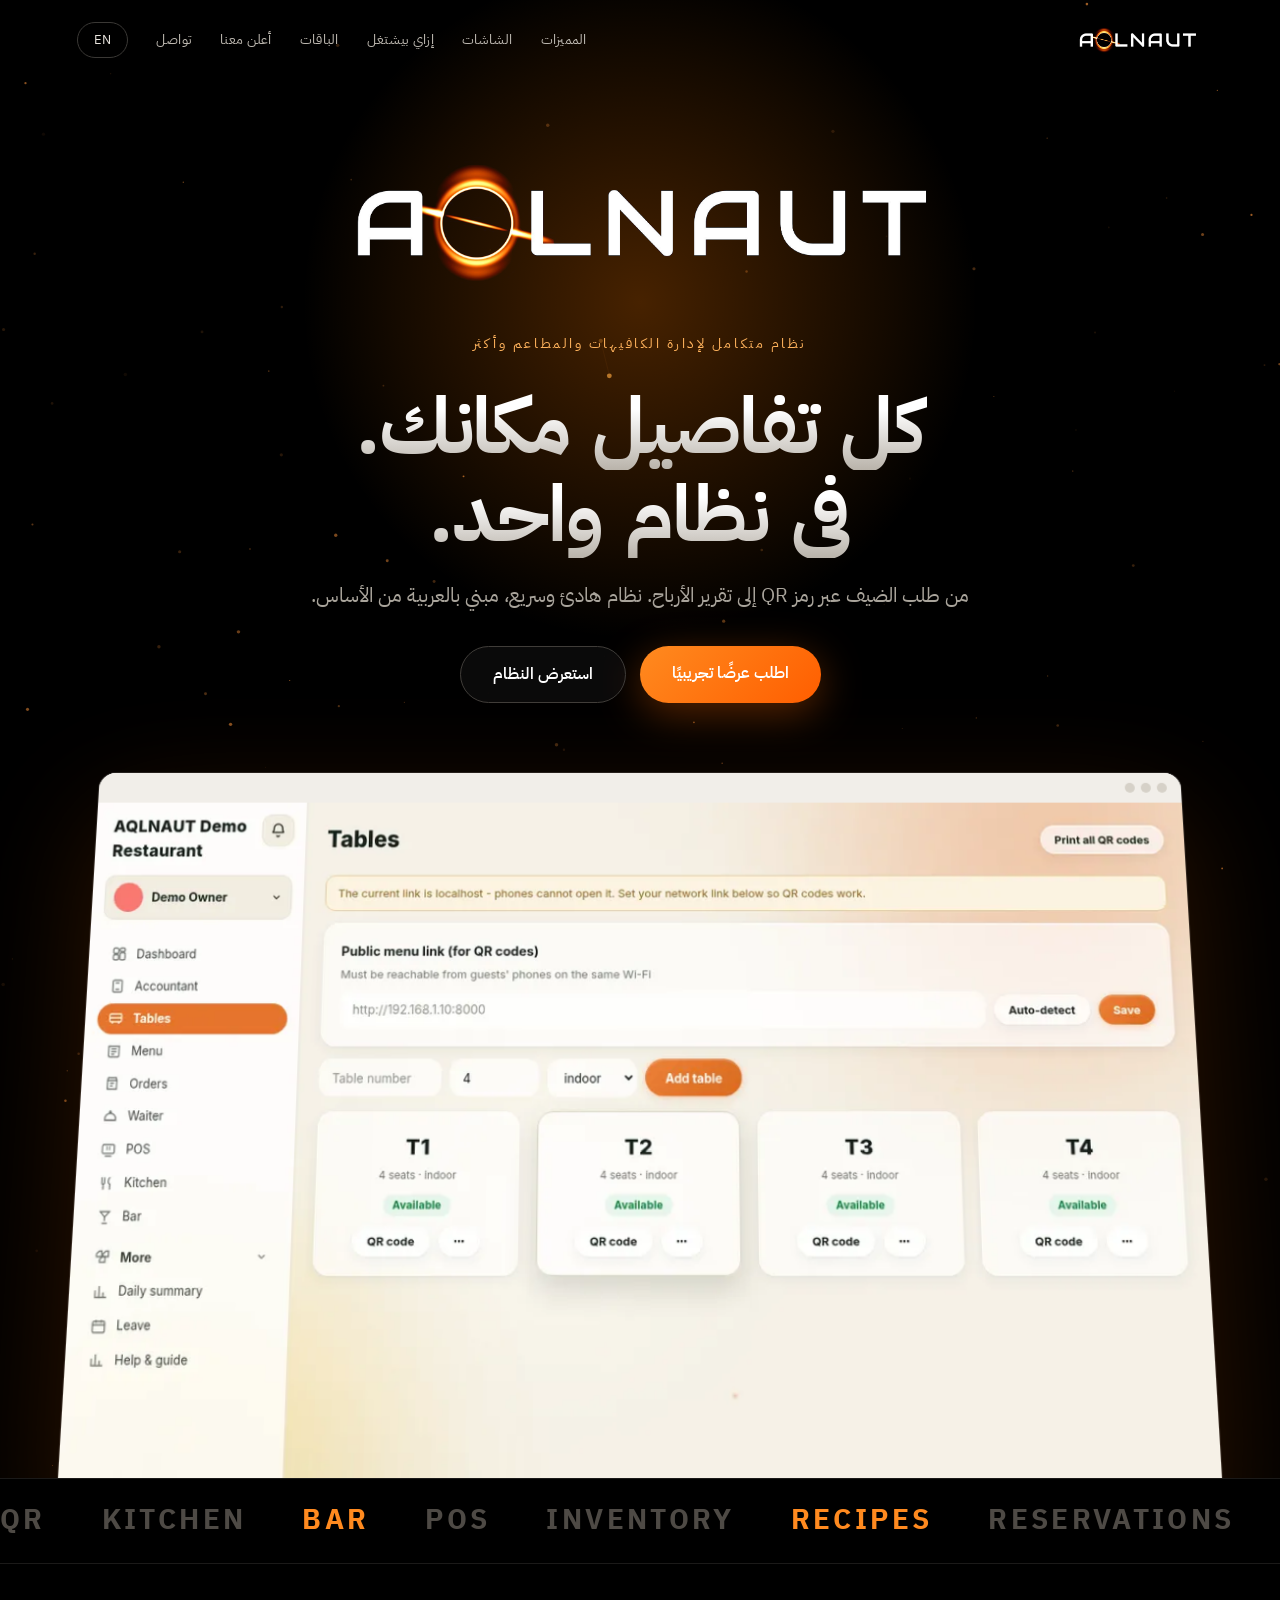
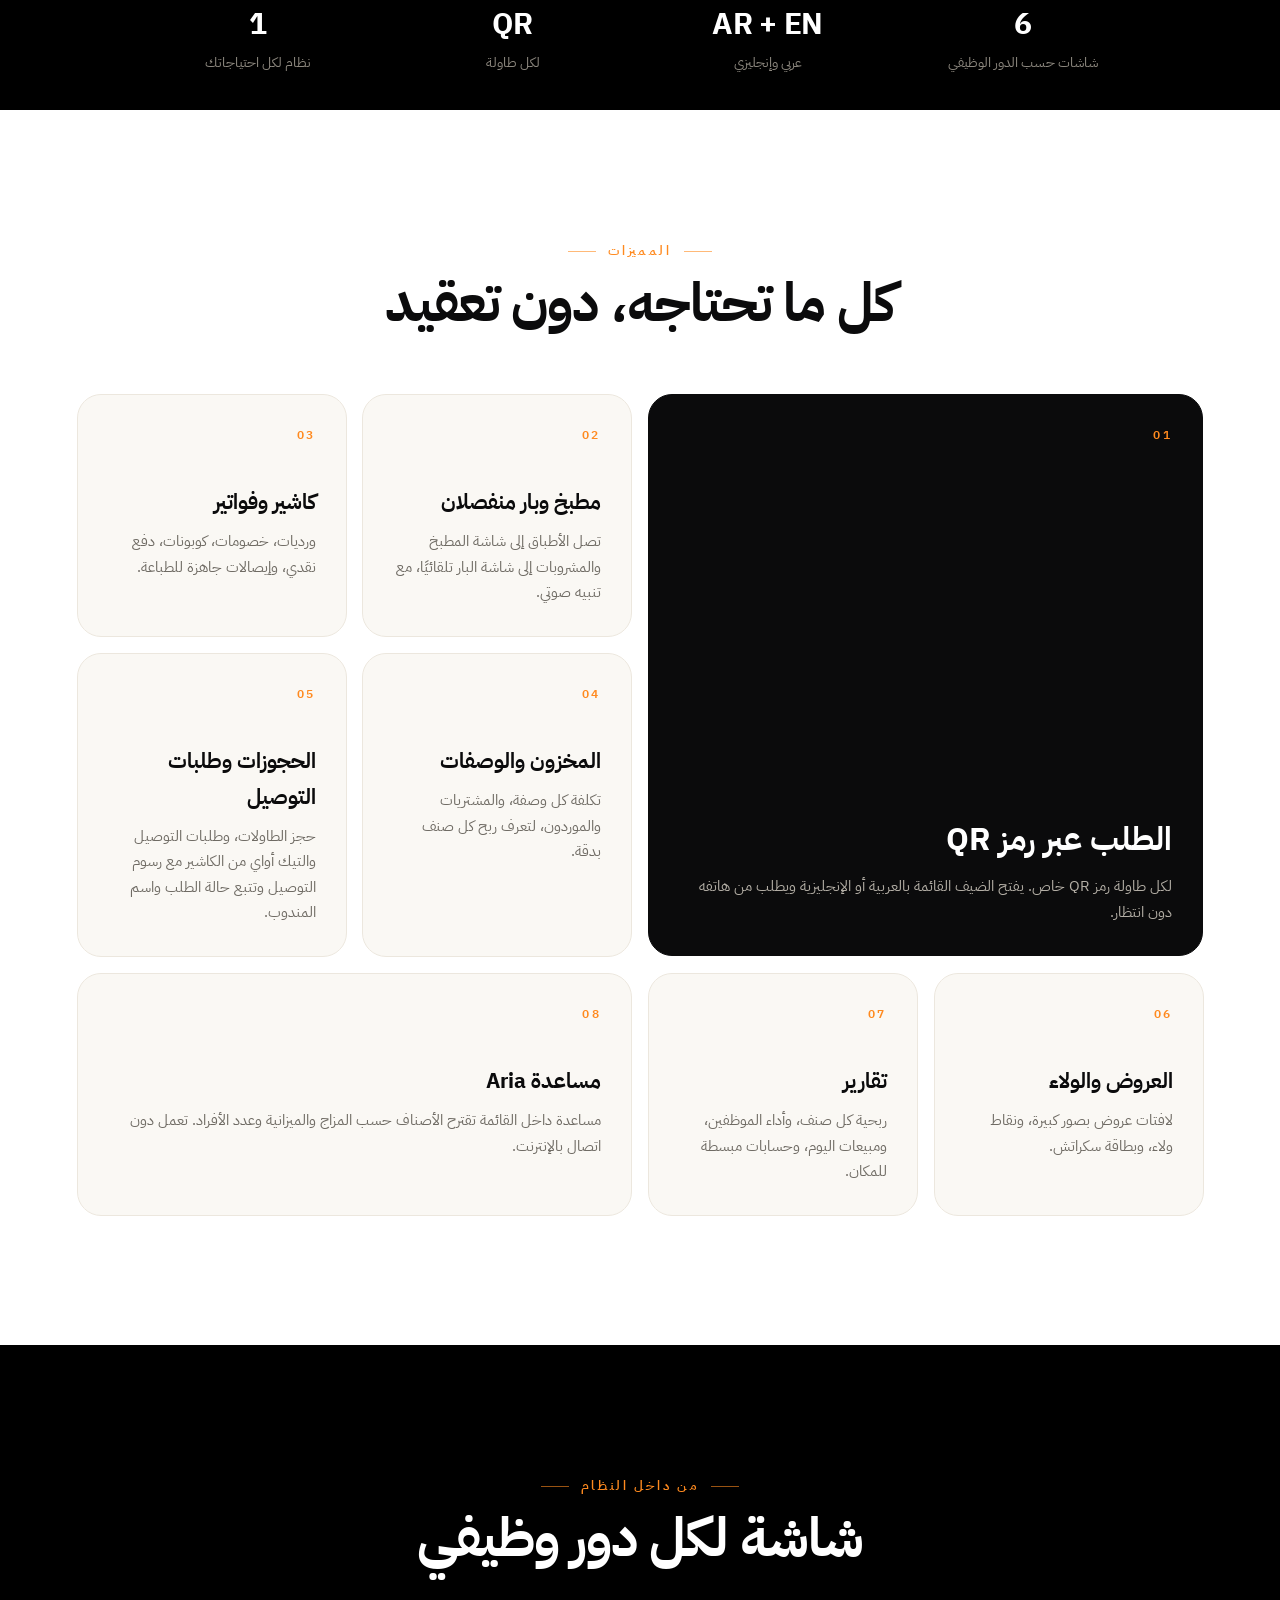
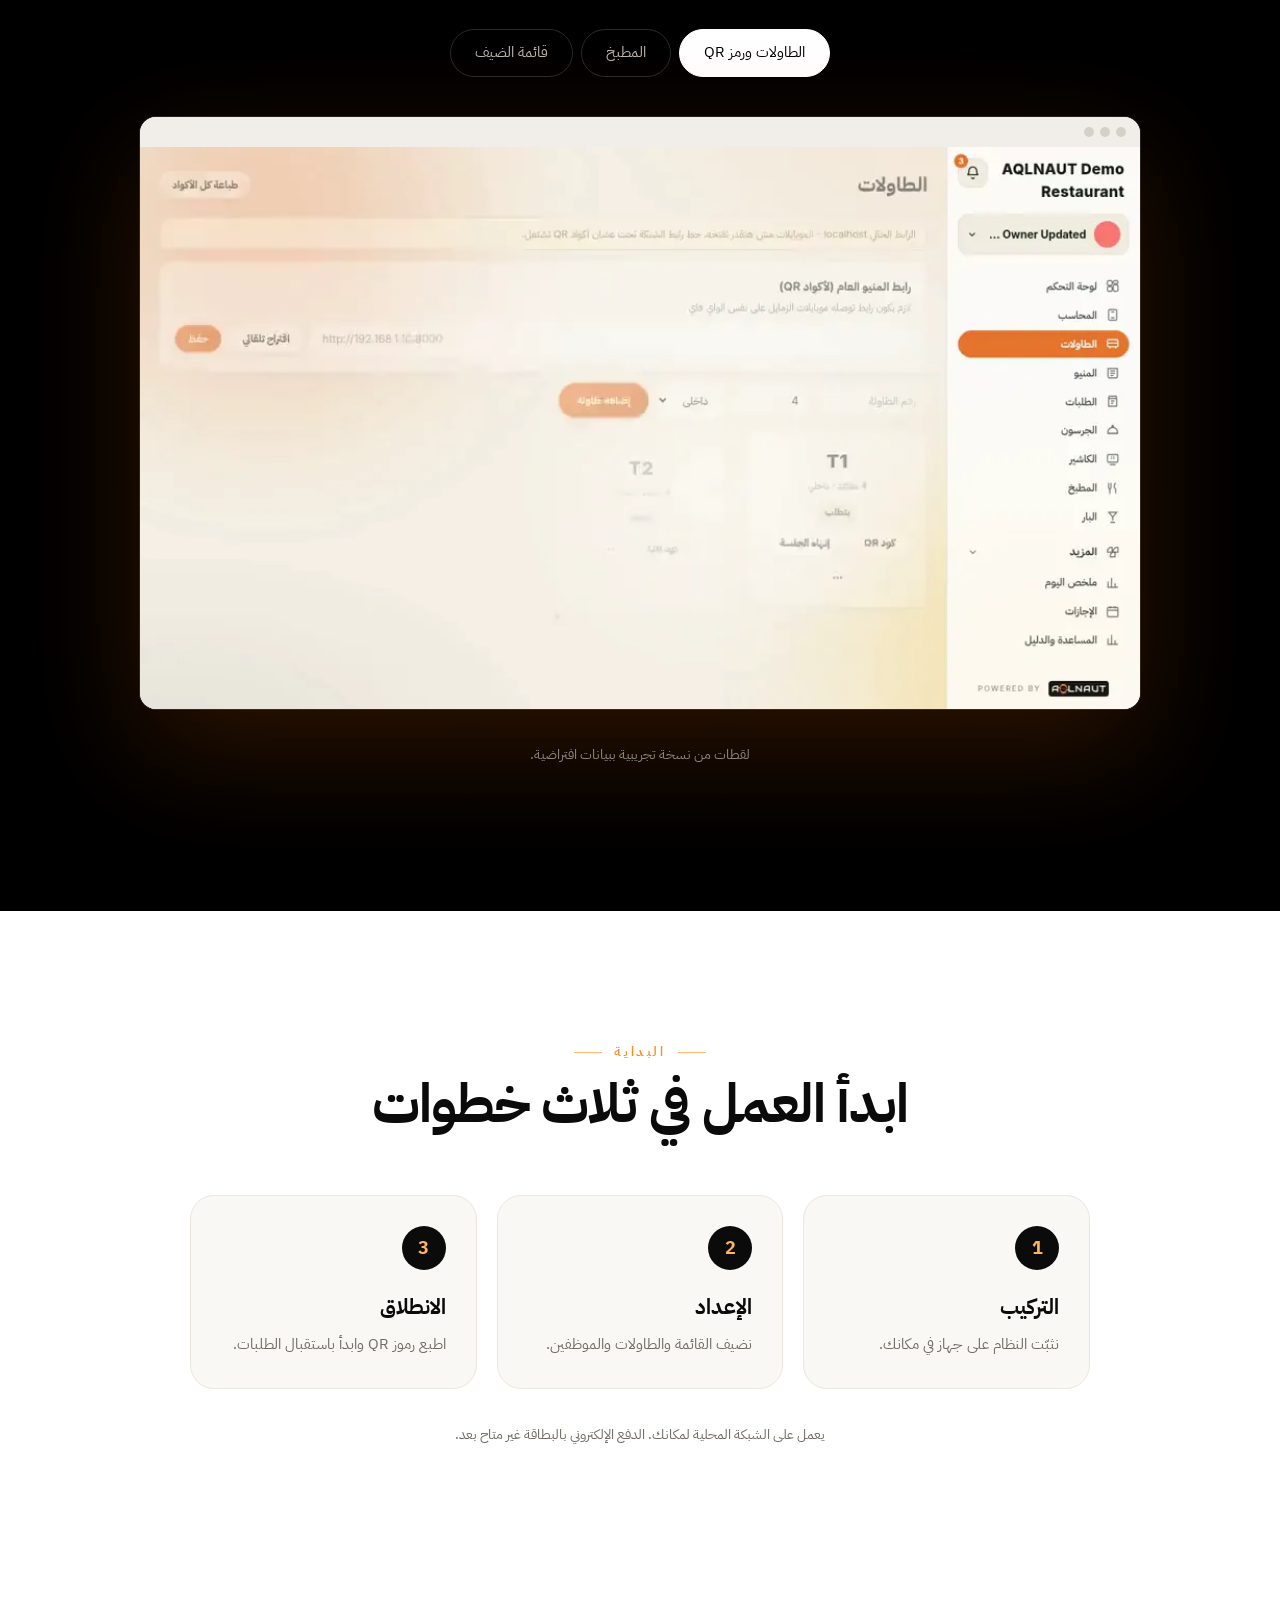
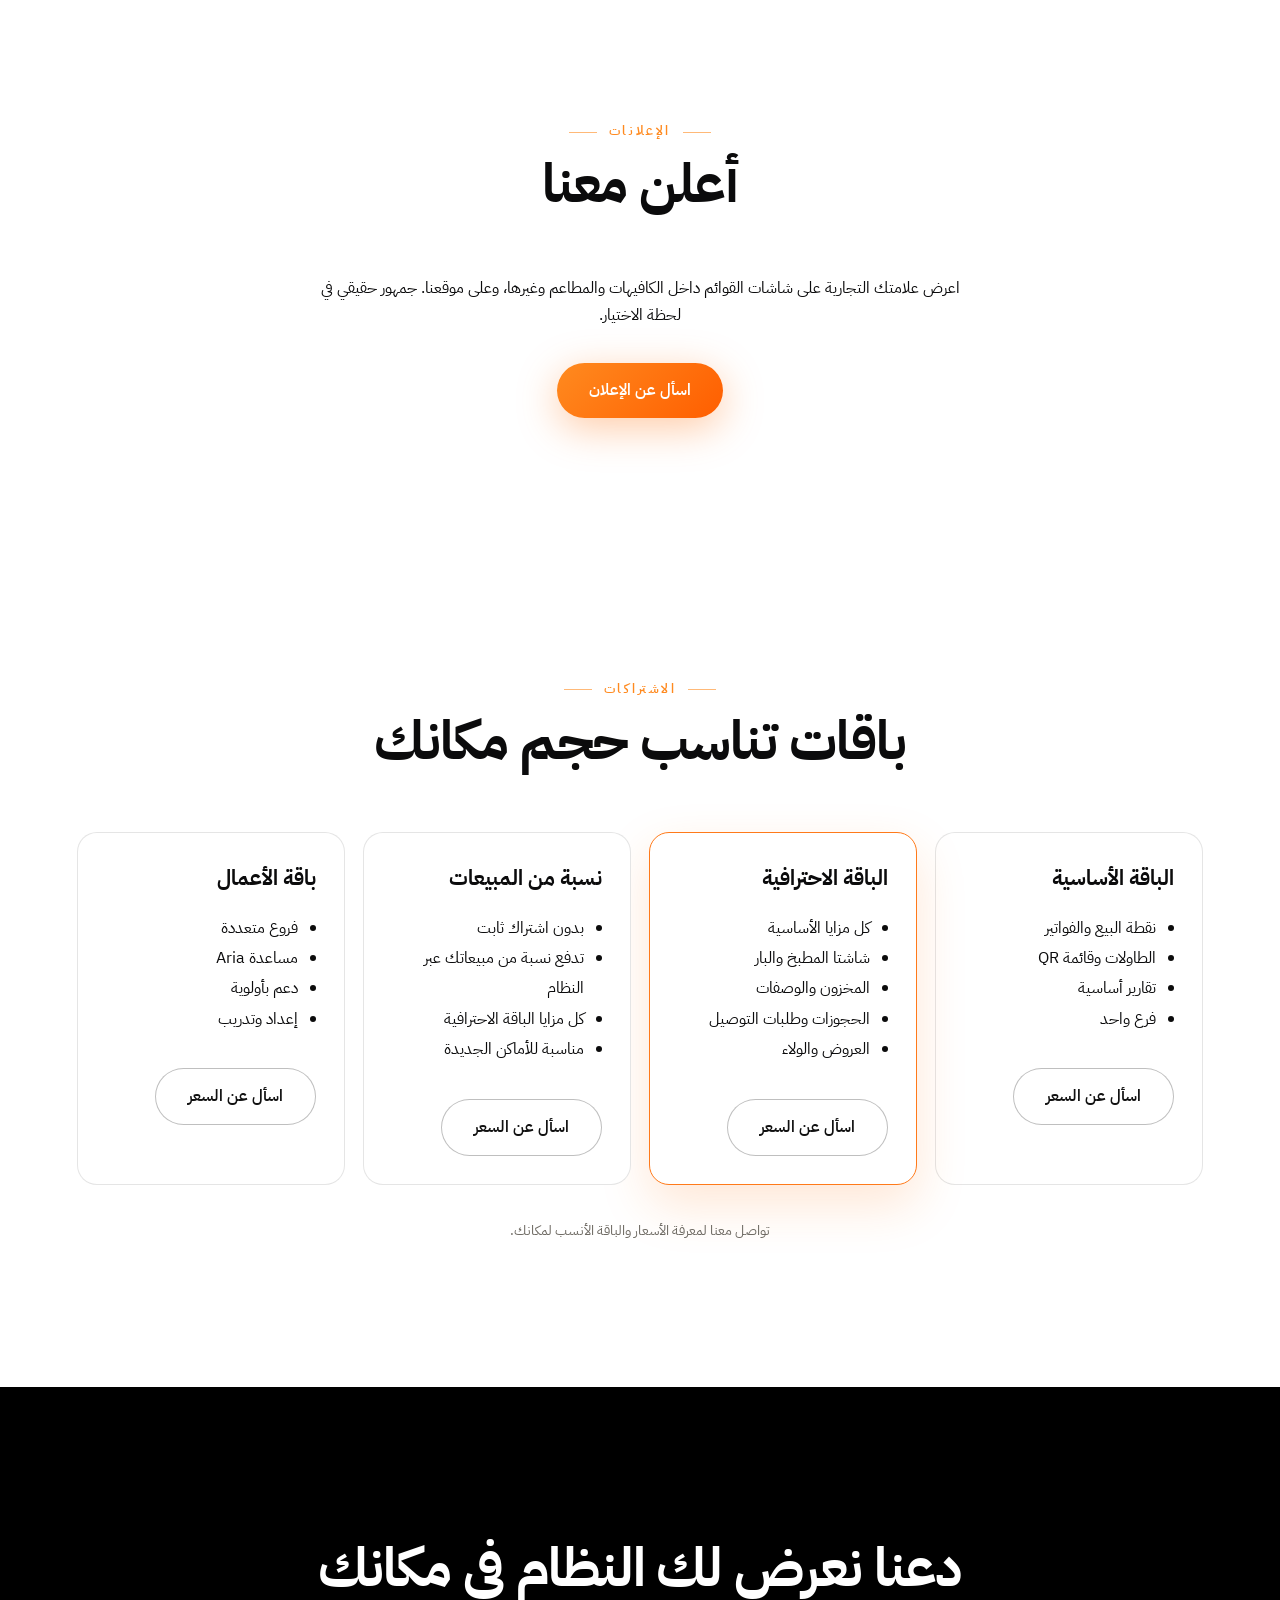
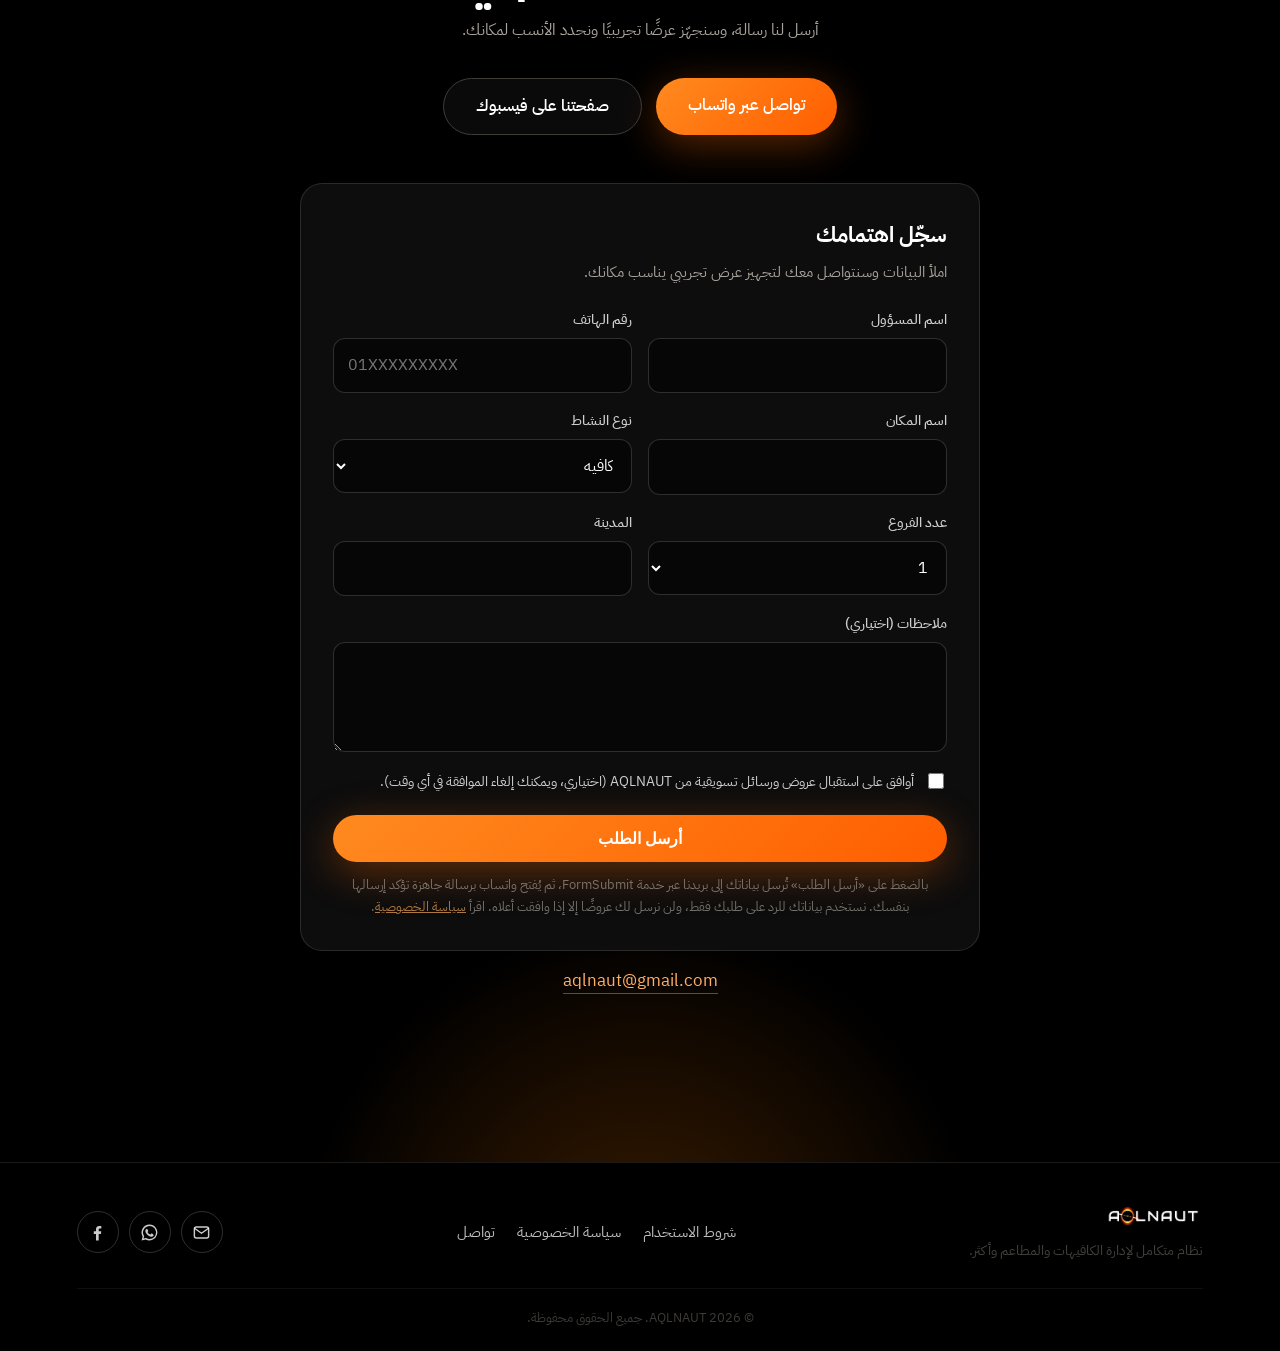
<file: index.html>
<!doctype html>
<html lang="ar" dir="rtl">
<head>
<meta charset="utf-8">
<meta name="viewport" content="width=device-width,initial-scale=1">
<title>AQLNAUT | نظام إدارة الكافيهات والمطاعم وأكثر</title>
<meta name="description" content="AQLNAUT: نظام واحد لإدارة الطاولات والطلبات والمطبخ والكاشير والمخزون والتقارير للكافيهات والمطاعم وغيرها من الأنشطة. عربي وإنجليزي.">
<meta property="og:title" content="AQLNAUT">
<meta property="og:description" content="نظام إدارة الكافيهات والمطاعم وأكثر، من الطلب بالـQR إلى التقارير.">
<link rel="icon" href="data:,">
<link rel="preconnect" href="https://fonts.googleapis.com"><link rel="preconnect" href="https://fonts.gstatic.com" crossorigin>
<link href="https://fonts.googleapis.com/css2?family=IBM+Plex+Sans+Arabic:wght@300;400;500;700&family=Inter:wght@300;400;500;600;700&display=swap" rel="stylesheet">
<link rel="stylesheet" href="style.css">
</head>
<body>
<div class="progress"></div><div class="cursor-glow"></div>
<header class="nav">
  <a class="brand" href="#top"><img data-img="logo" alt="AQLNAUT"></a>
  <nav>
    <a href="#features" data-i18n="n_features">المميزات</a>
    <a href="#screens" data-i18n="n_screens">الشاشات</a>
    <a href="#how" data-i18n="n_how">إزاي بيشتغل</a>
    <a href="#pricing" id="npr" data-i18n="n_pricing" hidden>الباقات</a>
    <a href="#advertise" data-i18n="n_adv">أعلن معنا</a>
    <a href="#contact" data-i18n="n_contact">تواصل</a>
  </nav>
  <button id="lang" class="lang">EN</button>
</header>

<main id="top">
<section class="hero fx">
  <div class="aura"></div><div class="stars"></div>
  <img class="hero-logo" data-img="logo" alt="AQLNAUT">
  <p class="eyebrow" data-i18n="eyebrow">نظام متكامل لإدارة الكافيهات والمطاعم وأكثر</p>
  <h1 data-i18n="h1">كل تفاصيل مكانك.<br>في نظام واحد.</h1>
  <p class="lead" data-i18n="lead">من طلب الضيف عبر رمز QR إلى تقرير الأرباح. نظام هادئ وسريع، مبني بالعربية من الأساس.</p>
  <div class="cta">
    <a class="btn primary" href="#contact" data-i18n="cta1">اطلب عرضًا تجريبيًا</a>
    <a class="btn ghost" href="#screens" data-i18n="cta2">استعرض النظام</a>
  </div>
  <div class="frame hero-frame" id="tilt">
    <div class="bar"><i></i><i></i><i></i></div>
    <img data-img="dashboard" alt="">
  </div>
</section>

<section class="marquee"><div class="track"><span>QR</span><span>Kitchen</span><span>Bar</span><span>POS</span><span>Inventory</span><span>Recipes</span><span>Reservations</span><span>Delivery</span><span>Loyalty</span><span>Reports</span><span>Aria</span><span>QR</span><span>Kitchen</span><span>Bar</span><span>POS</span><span>Inventory</span><span>Recipes</span><span>Reservations</span><span>Delivery</span><span>Loyalty</span><span>Reports</span><span>Aria</span></div></section>
<section class="strip">
  <div class="strip-in">
    <div><b>6</b><span data-i18n="k1">شاشات حسب الدور الوظيفي</span></div>
    <div><b>AR + EN</b><span data-i18n="k2">عربي وإنجليزي</span></div>
    <div><b>QR</b><span data-i18n="k3">لكل طاولة</span></div>
    <div><b>1</b><span data-i18n="k4">نظام لكل احتياجاتك</span></div>
  </div>
</section>

<section id="features" class="section">
  <p class="kicker reveal" data-i18n="kick_f">المميزات</p>
  <h2 class="reveal" data-i18n="h_features">كل ما تحتاجه، دون تعقيد</h2>
  <div class="bento">
    <article class="tile big reveal"><span class="ic">01</span><h3 data-i18n="f1t">الطلب عبر رمز QR</h3><p data-i18n="f1d">لكل طاولة رمز QR خاص. يفتح الضيف القائمة بالعربية أو الإنجليزية ويطلب من هاتفه دون انتظار.</p></article>
    <article class="tile reveal"><span class="ic">02</span><h3 data-i18n="f2t">مطبخ وبار منفصلان</h3><p data-i18n="f2d">تصل الأطباق إلى شاشة المطبخ والمشروبات إلى شاشة البار تلقائيًا، مع تنبيه صوتي.</p></article>
    <article class="tile reveal"><span class="ic">03</span><h3 data-i18n="f3t">كاشير وفواتير</h3><p data-i18n="f3d">ورديات، خصومات، كوبونات، دفع نقدي، وإيصالات جاهزة للطباعة.</p></article>
    <article class="tile reveal"><span class="ic">04</span><h3 data-i18n="f4t">المخزون والوصفات</h3><p data-i18n="f4d">تكلفة كل وصفة، والمشتريات والموردون، لتعرف ربح كل صنف بدقة.</p></article>
    <article class="tile reveal"><span class="ic">05</span><h3 data-i18n="f5t">الحجوزات وطلبات التوصيل</h3><p data-i18n="f5d">حجز الطاولات، وطلبات التوصيل والتيك أواي من الكاشير مع رسوم التوصيل وتتبع حالة الطلب واسم المندوب.</p></article>
    <article class="tile reveal"><span class="ic">06</span><h3 data-i18n="f6t">العروض والولاء</h3><p data-i18n="f6d">لافتات عروض بصور كبيرة، ونقاط ولاء، وبطاقة سكراتش.</p></article>
    <article class="tile reveal"><span class="ic">07</span><h3 data-i18n="f7t">تقارير</h3><p data-i18n="f7d">ربحية كل صنف، وأداء الموظفين، ومبيعات اليوم، وحسابات مبسطة للمكان.</p></article>
    <article class="tile wide reveal"><span class="ic">08</span><h3 data-i18n="f8t">مساعدة Aria</h3><p data-i18n="f8d">مساعدة داخل القائمة تقترح الأصناف حسب المزاج والميزانية وعدد الأفراد. تعمل دون اتصال بالإنترنت.</p></article>
  </div>
</section>

<section id="screens" class="section dark fx">
  <p class="kicker reveal" data-i18n="kick_s">من داخل النظام</p>
  <h2 class="reveal" data-i18n="h_screens">شاشة لكل دور وظيفي</h2>
  <div class="tabs reveal" role="tablist">
    <button class="on" data-t="0" data-i18n="t1">الطاولات ورمز QR</button>
    <button data-t="1" data-i18n="t2">المطبخ</button>
    <button data-t="2" data-i18n="t3">قائمة الضيف</button>
  </div>
  <div class="stage reveal">
    <div class="pane on frame"><div class="bar"><i></i><i></i><i></i></div><img data-img="tables" alt="" loading="lazy"></div>
    <div class="pane frame"><div class="bar"><i></i><i></i><i></i></div><img data-img="kitchen" alt="" loading="lazy"></div>
    <div class="pane phone"><img data-img="menu" alt="" loading="lazy"></div>
  </div>
  <p class="note center" data-i18n="demo_note">لقطات من نسخة تجريبية ببيانات افتراضية.</p>
</section>

<section id="how" class="section">
  <p class="kicker reveal" data-i18n="kick_h">البداية</p>
  <h2 class="reveal" data-i18n="h_how">ابدأ العمل في ثلاث خطوات</h2>
  <ol class="steps">
    <li class="reveal"><b>1</b><div><h3 data-i18n="s1t">التركيب</h3><p data-i18n="s1">نثبّت النظام على جهاز في مكانك.</p></div></li>
    <li class="reveal"><b>2</b><div><h3 data-i18n="s2t">الإعداد</h3><p data-i18n="s2">نضيف القائمة والطاولات والموظفين.</p></div></li>
    <li class="reveal"><b>3</b><div><h3 data-i18n="s3t">الانطلاق</h3><p data-i18n="s3">اطبع رموز QR وابدأ باستقبال الطلبات.</p></div></li>
  </ol>
  <p class="note center reveal" data-i18n="note">يعمل على الشبكة المحلية لمكانك. الدفع الإلكتروني بالبطاقة غير متاح بعد.</p>
</section>


<section id="advertise" class="section">
  <p class="kicker reveal" data-i18n="kick_a">الإعلانات</p>
  <h2 class="reveal" data-i18n="h_adv">أعلن معنا</h2>
  <p class="center reveal adv-d" data-i18n="adv_d">اعرض علامتك التجارية على شاشات القوائم داخل الكافيهات والمطاعم وغيرها، وعلى موقعنا. جمهور حقيقي في لحظة الاختيار.</p>
  <div class="cta center reveal"><a class="btn primary" id="adv" href="#" data-i18n="adv_b">اسأل عن الإعلان</a></div>
</section>

<section id="pricing" class="section" hidden>
  <p class="kicker reveal" data-i18n="kick_p">الاشتراكات</p>
  <h2 class="reveal" data-i18n="h_pricing">باقات تناسب حجم مكانك</h2>
  <div class="plans" id="plans"></div>
  <p class="note center reveal" data-i18n="plans_note">تواصل معنا لمعرفة الأسعار والباقة الأنسب لمكانك.</p>
</section>

<section id="contact" class="section dark final fx">
  <div class="aura small"></div>
  <h2 class="reveal" data-i18n="h_contact">دعنا نعرض لك النظام في مكانك</h2>
  <p class="center reveal" data-i18n="contact_d">أرسل لنا رسالة، وسنجهّز عرضًا تجريبيًا ونحدد الأنسب لمكانك.</p>
  <div class="cta center reveal">
    <a class="btn primary" id="wa" href="#" data-i18n="wa">تواصل عبر واتساب</a>
    <a class="btn ghost" id="fb" href="#" data-i18n="fbl">صفحتنا على فيسبوك</a>
  </div>
  <div class="lead-wrap reveal">
  <form id="lead" class="lead-form" novalidate autocomplete="on">
    <h3 data-i18n="form_t">سجّل اهتمامك</h3>
    <p class="form-sub" data-i18n="form_s">املأ البيانات وسنتواصل معك لتجهيز عرض تجريبي يناسب مكانك.</p>
    <div class="grid">
      <label class="fld"><span data-i18n="l_name">اسم المسؤول</span><input name="name" required autocomplete="name"><em class="err" data-i18n="e_req">هذا الحقل مطلوب</em></label>
      <label class="fld"><span data-i18n="l_phone">رقم الهاتف</span><input name="phone" type="tel" inputmode="tel" dir="ltr" placeholder="01XXXXXXXXX" autocomplete="tel"><em class="err" data-i18n="e_phone">أدخل رقم هاتف مصري صحيحًا</em></label>
      <label class="fld"><span data-i18n="l_venue">اسم المكان</span><input name="venue" required><em class="err" data-i18n="e_req">هذا الحقل مطلوب</em></label>
      <label class="fld"><span data-i18n="l_type">نوع النشاط</span><select name="type"><option value="كافيه" data-o="o1">كافيه</option><option value="مطعم" data-o="o2">مطعم</option><option value="كافيه ومطعم" data-o="o3">كافيه ومطعم</option><option value="إعلان" data-o="o5">إعلان</option><option value="أخرى" data-o="o4">أخرى</option></select></label>
      <label class="fld"><span data-i18n="l_branches">عدد الفروع</span><select name="branches"><option value="1">1</option><option value="2-3">2 - 3</option><option value="4+">4+</option></select></label>
      <label class="fld"><span data-i18n="l_city">المدينة</span><input name="city" required autocomplete="address-level2"><em class="err" data-i18n="e_req">هذا الحقل مطلوب</em></label>
    </div>
    <label class="fld full"><span data-i18n="l_msg">ملاحظات (اختياري)</span><textarea name="msg" rows="3"></textarea></label>
    <label class="consent"><input type="checkbox" name="marketing"><span data-i18n="form_c">أوافق على استقبال عروض ورسائل تسويقية من AQLNAUT (اختياري، ويمكنك إلغاء الموافقة في أي وقت).</span></label>
    <button class="btn primary submit" type="submit"><span data-i18n="form_b">أرسل الطلب</span></button>
    <p class="note" data-i18n="form_n">بالضغط على «أرسل الطلب» تُرسل بياناتك إلى بريدنا عبر خدمة FormSubmit، ثم يُفتح واتساب برسالة جاهزة تؤكد إرسالها بنفسك. نستخدم بياناتك للرد على طلبك فقط، ولن نرسل لك عروضًا إلا إذا وافقت أعلاه. اقرأ <a href="privacy.html">سياسة الخصوصية</a>.</p>
  </form>
  <div id="thanks" class="thanks" hidden>
    <div class="check">✓</div>
    <h3 data-i18n="th_t">تم تجهيز طلبك</h3>
    <p data-i18n="th_d">اضغط الزر أدناه لفتح واتساب وتأكيد الإرسال. سنرد عليك في أقرب وقت.</p>
    <a class="btn primary" id="thwa" href="#" data-i18n="th_b">افتح واتساب</a>
    <button class="btn ghost" id="again" type="button" data-i18n="th_a">طلب جديد</button>
  </div>
  </div>
  <p class="center reveal" id="mailrow" hidden><a id="mail" href="#"></a></p>

</section>
</main>
<footer class="foot">
  <div class="foot-in">
    <div class="foot-brand"><img data-img="logo" alt="AQLNAUT"><p data-i18n="foot_tag">نظام متكامل لإدارة الكافيهات والمطاعم وأكثر.</p></div>
    <div class="foot-links">
      <a href="terms.html" data-i18n="terms">شروط الاستخدام</a>
      <a href="privacy.html" data-i18n="privacy">سياسة الخصوصية</a>
      <a href="#contact" data-i18n="n_contact">تواصل</a>
    </div>
    <div class="social">
      <a id="s-mail" href="mailto:aqlnaut@gmail.com" aria-label="Email" title="Email"><svg viewBox="0 0 24 24" fill="none" stroke="currentColor" stroke-width="1.8" stroke-linecap="round" stroke-linejoin="round"><rect x="3" y="5" width="18" height="14" rx="2.500"/><path d="m3.500 7 8.500 6 8.500-6"/></svg></a>
      <a id="s-wa" href="#" aria-label="WhatsApp" title="WhatsApp" target="_blank" rel="noopener"><svg viewBox="0 0 24 24" fill="currentColor"><path d="M12 2a10 10 0 0 0-8.6 15.1L2 22l5-1.3A10 10 0 1 0 12 2zm0 18.2c-1.5 0-3-.4-4.2-1.2l-.3-.2-3 .8.8-2.9-.2-.3A8.2 8.2 0 1 1 12 20.200zm4.500-6.100c-.2-.1-1.500-.7-1.700-.8s-.4-.1-.6.100-.7.800-.8 1-.3.200-.5.100a6.700 6.700 0 0 1-3.300-2.900c-.2-.4.200-.4.700-1.300.1-.2 0-.3 0-.4l-.8-1.800c-.2-.5-.4-.4-.6-.4h-.5a1 1 0 0 0-.7.300 3 3 0 0 0-.9 2.200c0 1.300.9 2.500 1 2.700s1.800 2.800 4.400 3.900c1.600.7 2.300.7 3.100.6.500-.1 1.500-.6 1.700-1.200s.2-1.100.2-1.200-.2-.2-.4-.3z"/></svg></a>
      <a id="s-fb" href="#" aria-label="Facebook" title="Facebook" target="_blank" rel="noopener" hidden><svg viewBox="0 0 24 24" fill="currentColor"><path d="M13.500 22v-8.200h2.800l.4-3.300h-3.200V8.400c0-.9.300-1.600 1.600-1.600h1.700V3.900c-.3 0-1.300-.1-2.500-.1-2.500 0-4.200 1.500-4.200 4.300v2.400H7.300v3.300h2.800V22z"/></svg></a>
      <a id="s-ig" href="#" aria-label="Instagram" title="Instagram" target="_blank" rel="noopener" hidden><svg viewBox="0 0 24 24" fill="none" stroke="currentColor" stroke-width="1.8"><rect x="3" y="3" width="18" height="18" rx="5"/><circle cx="12" cy="12" r="4"/><circle cx="17.500" cy="6.500" r="1" fill="currentColor"/></svg></a>
      <a id="s-tt" href="#" aria-label="TikTok" title="TikTok" target="_blank" rel="noopener" hidden><svg viewBox="0 0 24 24" fill="currentColor"><path d="M16.600 2h-3.100v13.300a2.800 2.800 0 1 1-2-2.700V9.400a5.900 5.900 0 1 0 5.100 5.800V8.700a7.300 7.300 0 0 0 4.200 1.300V6.900A4.300 4.300 0 0 1 16.600 2z"/></svg></a>
    </div>
  </div>
  <div class="foot-bot"><span>© 2026 AQLNAUT. <span data-i18n="rights">جميع الحقوق محفوظة.</span></span></div>
</footer>
<script src="assets.js"></script>
<script src="app.js"></script>
</body>
</html>
</file>
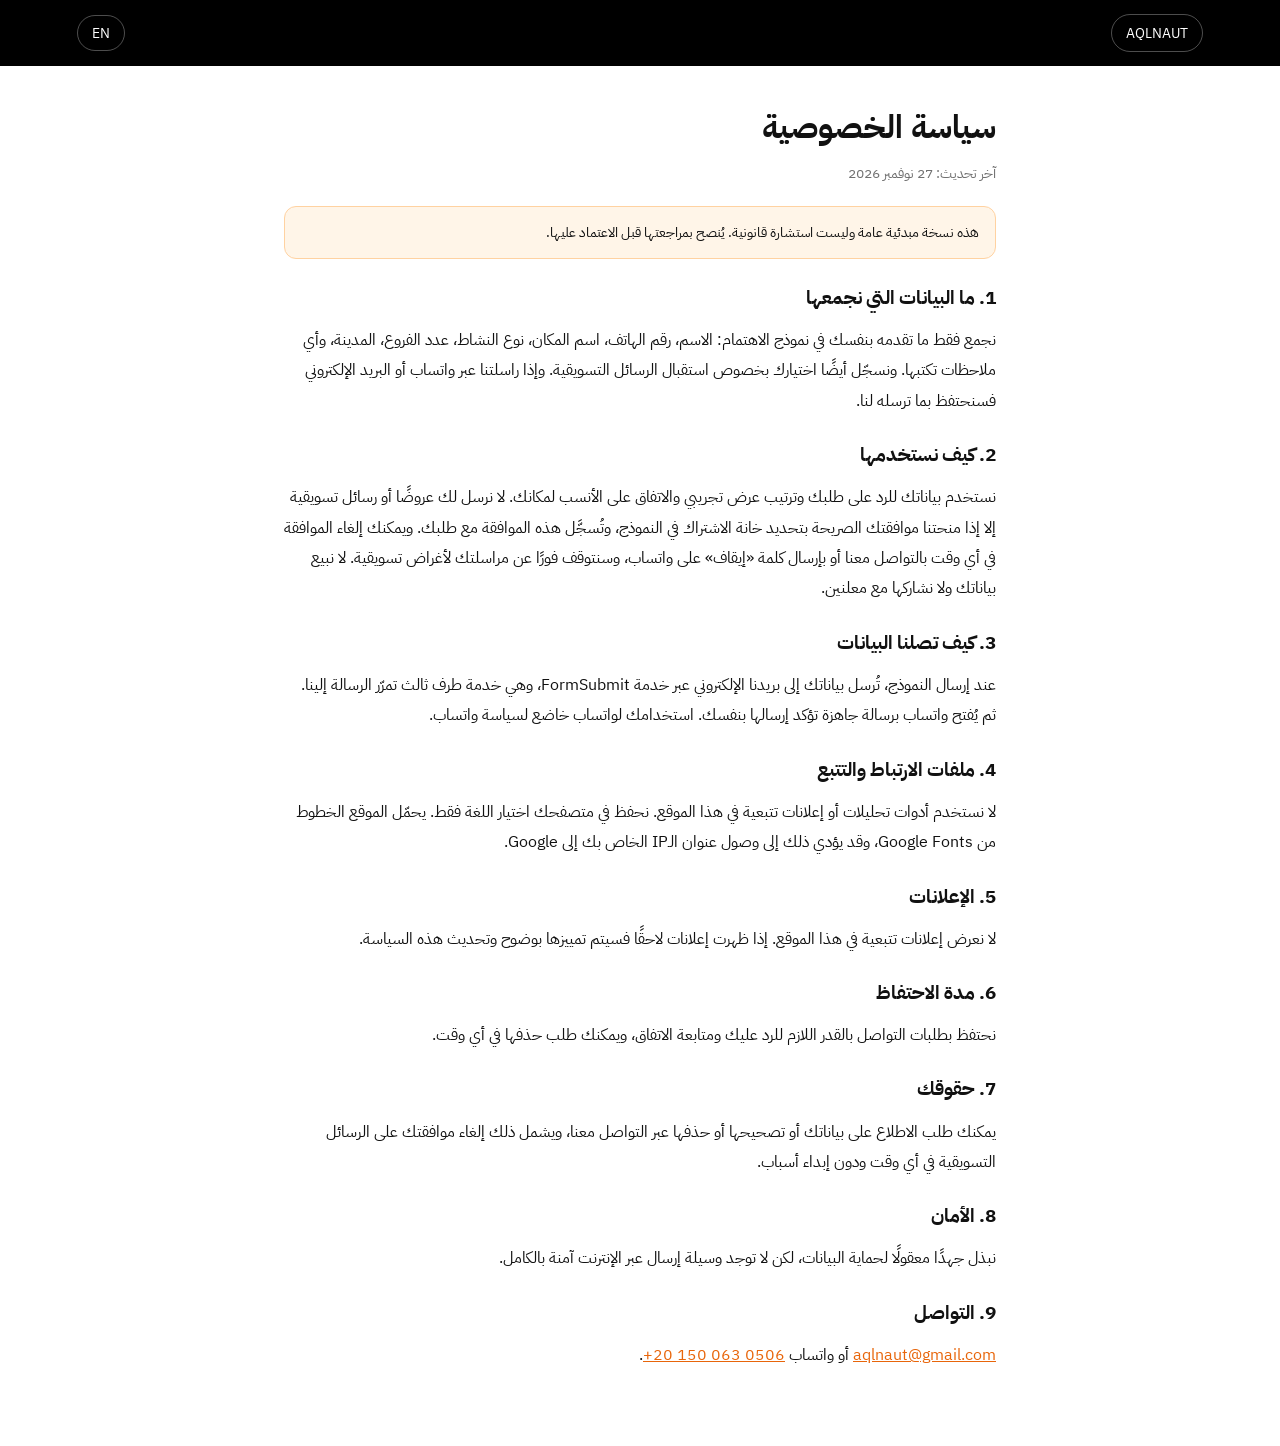
<file: privacy.html>
<!doctype html>
<html lang="ar" dir="rtl"><head><meta charset="utf-8"><meta name="viewport" content="width=device-width,initial-scale=1">
<title>سياسة الخصوصية | AQLNAUT</title><meta name="robots" content="index,follow">
<link href="https://fonts.googleapis.com/css2?family=IBM+Plex+Sans+Arabic:wght@300;400;500;700&family=Inter:wght@400;600&display=swap" rel="stylesheet">
<link rel="stylesheet" href="style.css"></head>
<body class="legalpage">
<div class="legal-top"><a href="index.html" id="back">AQLNAUT</a><button id="lang">EN</button></div>
<main class="legal">
<div id="ar"><h1>سياسة الخصوصية</h1><p class="upd">آخر تحديث: 27 نوفمبر 2026</p><div class="draft">هذه نسخة مبدئية عامة وليست استشارة قانونية. يُنصح بمراجعتها قبل الاعتماد عليها.</div>
<h2>1. ما البيانات التي نجمعها</h2><p>نجمع فقط ما تقدمه بنفسك في نموذج الاهتمام: الاسم، رقم الهاتف، اسم المكان، نوع النشاط، عدد الفروع، المدينة، وأي ملاحظات تكتبها. ونسجّل أيضًا اختيارك بخصوص استقبال الرسائل التسويقية. وإذا راسلتنا عبر واتساب أو البريد الإلكتروني فسنحتفظ بما ترسله لنا.</p>
<h2>2. كيف نستخدمها</h2><p>نستخدم بياناتك للرد على طلبك وترتيب عرض تجريبي والاتفاق على الأنسب لمكانك. لا نرسل لك عروضًا أو رسائل تسويقية إلا إذا منحتنا موافقتك الصريحة بتحديد خانة الاشتراك في النموذج، وتُسجَّل هذه الموافقة مع طلبك. ويمكنك إلغاء الموافقة في أي وقت بالتواصل معنا أو بإرسال كلمة «إيقاف» على واتساب، وسنتوقف فورًا عن مراسلتك لأغراض تسويقية. لا نبيع بياناتك ولا نشاركها مع معلنين.</p>
<h2>3. كيف تصلنا البيانات</h2><p>عند إرسال النموذج، تُرسل بياناتك إلى بريدنا الإلكتروني عبر خدمة FormSubmit، وهي خدمة طرف ثالث تمرّر الرسالة إلينا. ثم يُفتح واتساب برسالة جاهزة تؤكد إرسالها بنفسك. استخدامك لواتساب خاضع لسياسة واتساب.</p>
<h2>4. ملفات الارتباط والتتبع</h2><p>لا نستخدم أدوات تحليلات أو إعلانات تتبعية في هذا الموقع. نحفظ في متصفحك اختيار اللغة فقط. يحمّل الموقع الخطوط من Google Fonts، وقد يؤدي ذلك إلى وصول عنوان الـIP الخاص بك إلى Google.</p>
<h2>5. الإعلانات</h2><p>لا نعرض إعلانات تتبعية في هذا الموقع. إذا ظهرت إعلانات لاحقًا فسيتم تمييزها بوضوح وتحديث هذه السياسة.</p>
<h2>6. مدة الاحتفاظ</h2><p>نحتفظ بطلبات التواصل بالقدر اللازم للرد عليك ومتابعة الاتفاق، ويمكنك طلب حذفها في أي وقت.</p>
<h2>7. حقوقك</h2><p>يمكنك طلب الاطلاع على بياناتك أو تصحيحها أو حذفها عبر التواصل معنا، ويشمل ذلك إلغاء موافقتك على الرسائل التسويقية في أي وقت ودون إبداء أسباب.</p>
<h2>8. الأمان</h2><p>نبذل جهدًا معقولًا لحماية البيانات، لكن لا توجد وسيلة إرسال عبر الإنترنت آمنة بالكامل.</p>
<h2>9. التواصل</h2><p><a href="mailto:aqlnaut@gmail.com">aqlnaut@gmail.com</a> أو واتساب <a href="https://wa.me/201500630506" dir="ltr">+20 150 063 0506</a>.</p></div>
<div id="en" hidden><h1>Privacy Policy</h1><p class="upd">Last updated: November 27, 2026</p><div class="draft">This is a general draft and not legal advice. It should be reviewed before you rely on it.</div>
<h2>1. What we collect</h2><p>We collect only what you give us in the interest form: name, phone number, venue name, business type, number of branches, city, and any notes you write. We also record your choice about receiving marketing messages. If you message us on WhatsApp or by email, we keep what you send.</p>
<h2>2. How we use it</h2><p>We use your details to reply to your request, arrange a demo and agree what fits your venue. We send offers or marketing messages only if you explicitly opt in by ticking the checkbox in the form, and that consent is stored with your request. You can withdraw consent at any time by contacting us or sending "stop" on WhatsApp, and we will stop marketing to you immediately. We do not sell your data or share it with advertisers.</p>
<h2>3. How it reaches us</h2><p>When you submit the form, your details are sent to our email through FormSubmit, a third-party service that forwards the message to us. WhatsApp then opens with a ready message so you can confirm sending yourself. Your use of WhatsApp is subject to WhatsApp's own policy.</p>
<h2>4. Cookies and tracking</h2><p>We do not use analytics or tracking ads on this site. We store only your language choice in your browser. The site loads fonts from Google Fonts, which may expose your IP address to Google.</p>
<h2>5. Advertising</h2><p>We do not show tracking ads on this site. If ads appear later, they will be clearly marked and this policy will be updated.</p>
<h2>6. Retention</h2><p>We keep contact requests as long as needed to reply and follow up. You can ask us to delete them at any time.</p>
<h2>7. Your rights</h2><p>You can ask to see, correct or delete your data by contacting us. This includes withdrawing your consent to marketing messages at any time, without giving a reason.</p>
<h2>8. Security</h2><p>We take reasonable steps to protect data, but no method of sending data over the internet is fully secure.</p>
<h2>9. Contact</h2><p><a href="mailto:aqlnaut@gmail.com">aqlnaut@gmail.com</a> or WhatsApp <a href="https://wa.me/201500630506" dir="ltr">+20 150 063 0506</a>.</p></div>
</main>
<script>
var l=localStorage.lang=="en"?"en":"ar";
function set(x){document.documentElement.lang=x;document.documentElement.dir=x=="ar"?"rtl":"ltr";document.getElementById("ar").hidden=x!="ar";document.getElementById("en").hidden=x!="en";document.getElementById("lang").textContent=x=="ar"?"EN":"عربي";document.title=(x=="ar"?"سياسة الخصوصية":"Privacy Policy")+" | AQLNAUT";localStorage.lang=x}
document.getElementById("lang").onclick=function(){set(document.documentElement.lang=="ar"?"en":"ar")};set(l);
</script></body></html>
</file>
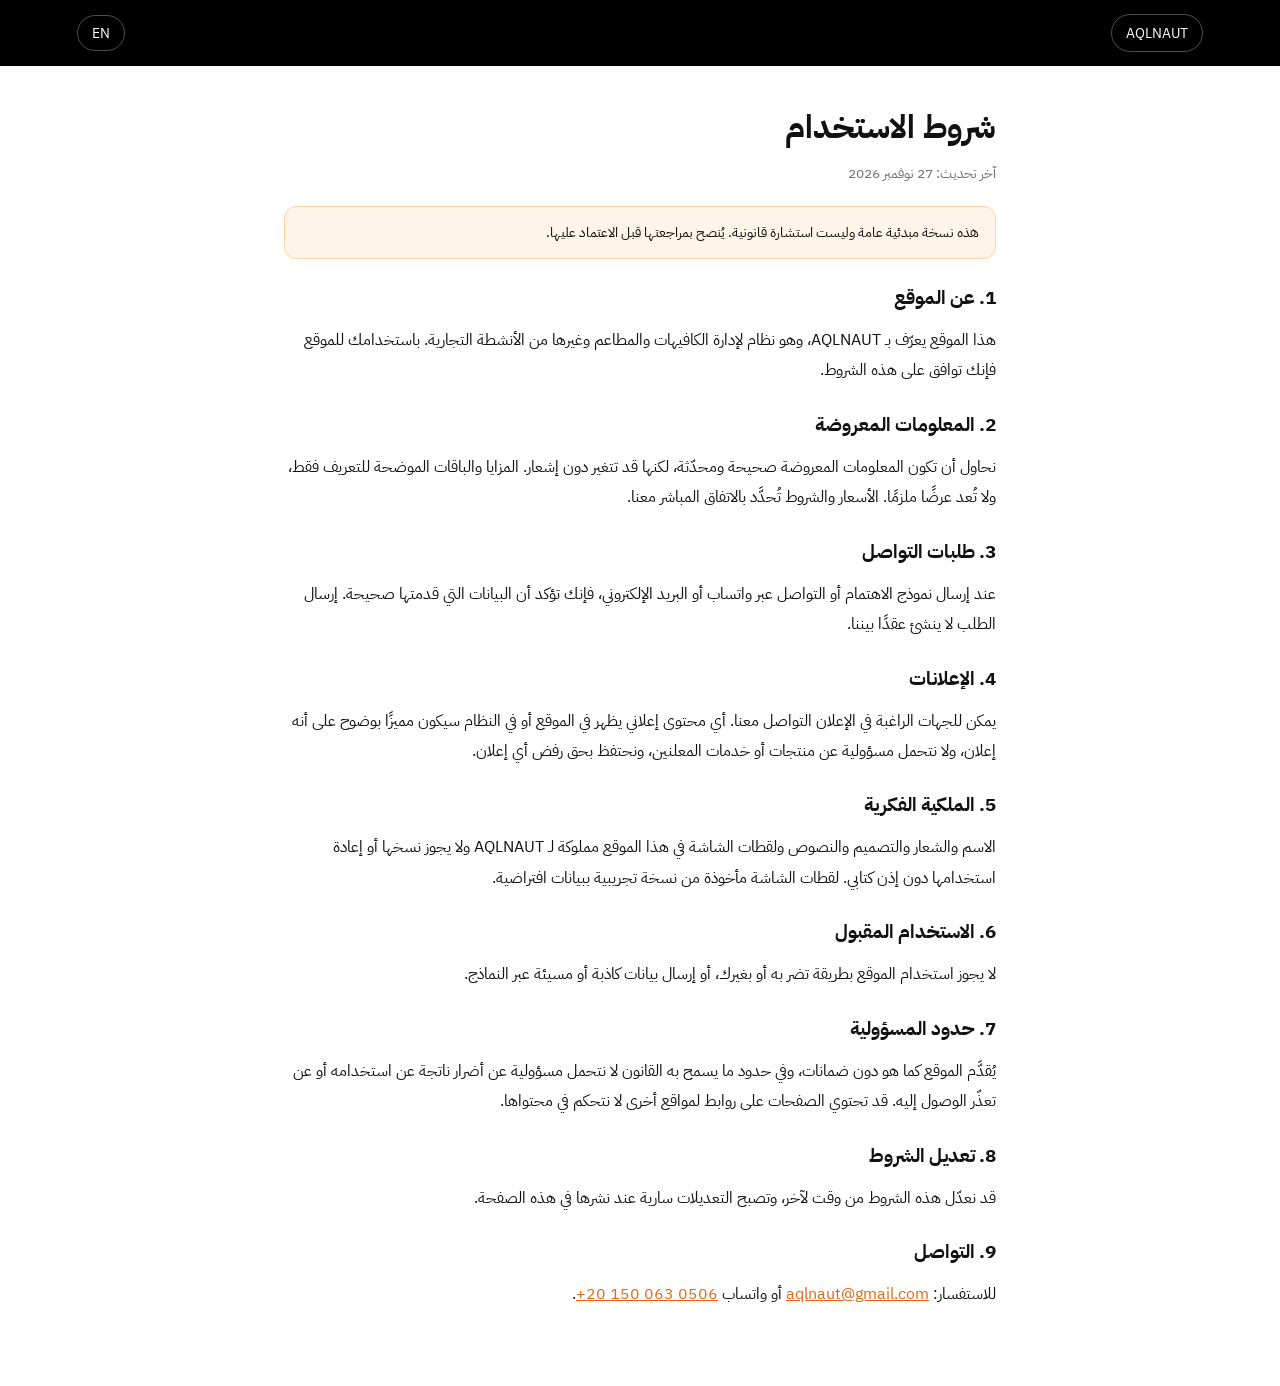
<file: terms.html>
<!doctype html>
<html lang="ar" dir="rtl"><head><meta charset="utf-8"><meta name="viewport" content="width=device-width,initial-scale=1">
<title>شروط الاستخدام | AQLNAUT</title><meta name="robots" content="index,follow">
<link href="https://fonts.googleapis.com/css2?family=IBM+Plex+Sans+Arabic:wght@300;400;500;700&family=Inter:wght@400;600&display=swap" rel="stylesheet">
<link rel="stylesheet" href="style.css"></head>
<body class="legalpage">
<div class="legal-top"><a href="index.html" id="back">AQLNAUT</a><button id="lang">EN</button></div>
<main class="legal">
<div id="ar"><h1>شروط الاستخدام</h1><p class="upd">آخر تحديث: 27 نوفمبر 2026</p><div class="draft">هذه نسخة مبدئية عامة وليست استشارة قانونية. يُنصح بمراجعتها قبل الاعتماد عليها.</div>
<h2>1. عن الموقع</h2><p>هذا الموقع يعرّف بـ AQLNAUT، وهو نظام لإدارة الكافيهات والمطاعم وغيرها من الأنشطة التجارية. باستخدامك للموقع فإنك توافق على هذه الشروط.</p>
<h2>2. المعلومات المعروضة</h2><p>نحاول أن تكون المعلومات المعروضة صحيحة ومحدّثة، لكنها قد تتغير دون إشعار. المزايا والباقات الموضحة للتعريف فقط، ولا تُعد عرضًا ملزمًا. الأسعار والشروط تُحدَّد بالاتفاق المباشر معنا.</p>
<h2>3. طلبات التواصل</h2><p>عند إرسال نموذج الاهتمام أو التواصل عبر واتساب أو البريد الإلكتروني، فإنك تؤكد أن البيانات التي قدمتها صحيحة. إرسال الطلب لا ينشئ عقدًا بيننا.</p>
<h2>4. الإعلانات</h2><p>يمكن للجهات الراغبة في الإعلان التواصل معنا. أي محتوى إعلاني يظهر في الموقع أو في النظام سيكون مميزًا بوضوح على أنه إعلان، ولا نتحمل مسؤولية عن منتجات أو خدمات المعلنين، ونحتفظ بحق رفض أي إعلان.</p>
<h2>5. الملكية الفكرية</h2><p>الاسم والشعار والتصميم والنصوص ولقطات الشاشة في هذا الموقع مملوكة لـ AQLNAUT ولا يجوز نسخها أو إعادة استخدامها دون إذن كتابي. لقطات الشاشة مأخوذة من نسخة تجريبية ببيانات افتراضية.</p>
<h2>6. الاستخدام المقبول</h2><p>لا يجوز استخدام الموقع بطريقة تضر به أو بغيرك، أو إرسال بيانات كاذبة أو مسيئة عبر النماذج.</p>
<h2>7. حدود المسؤولية</h2><p>يُقدَّم الموقع كما هو دون ضمانات، وفي حدود ما يسمح به القانون لا نتحمل مسؤولية عن أضرار ناتجة عن استخدامه أو عن تعذّر الوصول إليه. قد تحتوي الصفحات على روابط لمواقع أخرى لا نتحكم في محتواها.</p>
<h2>8. تعديل الشروط</h2><p>قد نعدّل هذه الشروط من وقت لآخر، وتصبح التعديلات سارية عند نشرها في هذه الصفحة.</p>
<h2>9. التواصل</h2><p>للاستفسار: <a href="mailto:aqlnaut@gmail.com">aqlnaut@gmail.com</a> أو واتساب <a href="https://wa.me/201500630506" dir="ltr">+20 150 063 0506</a>.</p></div>
<div id="en" hidden><h1>Terms of Use</h1><p class="upd">Last updated: November 27, 2026</p><div class="draft">This is a general draft and not legal advice. It should be reviewed before you rely on it.</div>
<h2>1. About this site</h2><p>This site introduces AQLNAUT, a business management system for cafes, restaurants and more. By using the site you agree to these terms.</p>
<h2>2. Information shown</h2><p>We try to keep the information accurate and current, but it may change without notice. Features and plans shown are for information only and are not a binding offer. Prices and terms are agreed directly with us.</p>
<h2>3. Contact requests</h2><p>When you send the interest form or contact us by WhatsApp or email, you confirm the details you give are correct. Sending a request does not create a contract between us.</p>
<h2>4. Advertising</h2><p>Businesses that want to advertise can contact us. Any advertising content shown on the site or in the system will be clearly marked as an ad. We are not responsible for advertisers' products or services, and we may refuse any ad.</p>
<h2>5. Intellectual property</h2><p>The name, logo, design, text and screenshots on this site belong to AQLNAUT and may not be copied or reused without written permission. Screenshots come from a demo with sample data.</p>
<h2>6. Acceptable use</h2><p>Do not use the site in a way that harms it or others, or send false or abusive data through the forms.</p>
<h2>7. Limits of liability</h2><p>The site is provided as is, without warranties. To the extent the law allows, we are not liable for damages from using the site or from it being unavailable. Pages may link to other sites we do not control.</p>
<h2>8. Changes to these terms</h2><p>We may update these terms from time to time. Changes apply once posted on this page.</p>
<h2>9. Contact</h2><p>Questions: <a href="mailto:aqlnaut@gmail.com">aqlnaut@gmail.com</a> or WhatsApp <a href="https://wa.me/201500630506" dir="ltr">+20 150 063 0506</a>.</p></div>
</main>
<script>
var l=localStorage.lang=="en"?"en":"ar";
function set(x){document.documentElement.lang=x;document.documentElement.dir=x=="ar"?"rtl":"ltr";document.getElementById("ar").hidden=x!="ar";document.getElementById("en").hidden=x!="en";document.getElementById("lang").textContent=x=="ar"?"EN":"عربي";document.title=(x=="ar"?"شروط الاستخدام":"Terms of Use")+" | AQLNAUT";localStorage.lang=x}
document.getElementById("lang").onclick=function(){set(document.documentElement.lang=="ar"?"en":"ar")};set(l);
</script></body></html>
</file>
<file: style.css>
:root{--ink:#0b0b0c;--mute:#6f6b64;--acc:#ff8a1f;--acc2:#ffb35c;--cream:#faf8f4;--line:#ece7de}
*{box-sizing:border-box}html{scroll-behavior:smooth}
body{margin:0;font-family:"IBM Plex Sans Arabic","Inter",system-ui,sans-serif;color:var(--ink);background:#fff;line-height:1.7;-webkit-font-smoothing:antialiased}
[lang=en] body,[lang=en] h1,[lang=en] h2{font-family:"Inter","IBM Plex Sans Arabic",system-ui,sans-serif}
.nav{position:absolute;inset:0 0 auto 0;z-index:10;display:flex;align-items:center;gap:28px;padding:22px 6vw}
.brand img{height:34px;display:block;mix-blend-mode:lighten}
.nav nav{display:flex;gap:28px;margin-inline-start:auto}
.nav nav a{color:#bdb8b0;text-decoration:none;font-size:14px;letter-spacing:.02em;transition:color .2s}.nav nav a:hover{color:#fff}
.lang{border:1px solid #3a3835;background:transparent;color:#e9e5de;border-radius:999px;padding:6px 16px;cursor:pointer;font:inherit;font-size:13px;transition:border-color .2s}.lang:hover{border-color:var(--acc)}
/* hero */
.hero{position:relative;background:#000;color:#fff;text-align:center;padding:140px 6vw 0;overflow:hidden;display:flex;flex-direction:column;align-items:center}
.aura{position:absolute;top:-10%;left:50%;width:900px;height:900px;transform:translateX(-50%);background:radial-gradient(closest-side,rgba(255,122,0,.28),rgba(255,122,0,.08) 55%,transparent 75%);animation:breathe 7s ease-in-out infinite;pointer-events:none}
.aura.small{top:auto;bottom:-40%;opacity:.8}
@keyframes breathe{50%{transform:translateX(-50%) scale(1.12);opacity:.8}}
.stars{position:absolute;inset:0;background-image:radial-gradient(1px 1px at 20% 30%,#fff8,transparent),radial-gradient(1px 1px at 70% 20%,#fff6,transparent),radial-gradient(1.5px 1.5px at 85% 60%,#fff7,transparent),radial-gradient(1px 1px at 10% 70%,#fff5,transparent),radial-gradient(1px 1px at 45% 12%,#fff6,transparent),radial-gradient(1px 1px at 58% 78%,#fff4,transparent);pointer-events:none}
.hero-logo{position:relative;width:min(640px,84vw);mix-blend-mode:lighten;margin-bottom:8px;animation:rise 1.2s cubic-bezier(.2,.7,.2,1) both}
.eyebrow{position:relative;margin:18px 0 0;color:var(--acc2);font-size:14px;letter-spacing:.18em;text-transform:uppercase}
h1{position:relative;font-size:clamp(36px,6.4vw,78px);line-height:1.12;margin:.35em 0 .25em;font-weight:700;letter-spacing:-.02em;background:linear-gradient(180deg,#fff 30%,#b9b3aa);-webkit-background-clip:text;background-clip:text;color:transparent;animation:rise 1.2s .15s cubic-bezier(.2,.7,.2,1) both}
.lead{position:relative;max-width:36em;color:#a9a49b;font-size:clamp(16px,1.6vw,20px);margin:0;animation:rise 1.2s .3s cubic-bezier(.2,.7,.2,1) both}
@keyframes rise{from{opacity:0;transform:translateY(24px)}}
.cta{position:relative;display:flex;gap:14px;flex-wrap:wrap;margin-top:34px;justify-content:center}
.btn{display:inline-block;padding:14px 32px;border-radius:999px;font-weight:600;font-size:16px;text-decoration:none;transition:transform .25s,box-shadow .25s,background .25s;color:#fff}
.btn.primary{background:linear-gradient(135deg,var(--acc),#ff5e00);box-shadow:0 10px 40px rgba(255,106,0,.35)}
.btn.primary:hover{transform:translateY(-3px);box-shadow:0 16px 50px rgba(255,106,0,.5)}
.btn.ghost{border:1px solid #403d39;background:rgba(255,255,255,.04);backdrop-filter:blur(8px)}.btn.ghost:hover{border-color:#fff;transform:translateY(-3px)}
.frame{background:#fff;border-radius:16px;overflow:hidden;box-shadow:0 40px 120px rgba(255,110,0,.18),0 0 0 1px rgba(255,255,255,.12)}
.frame .bar{display:flex;gap:6px;padding:10px 14px;background:#f1eee9}.frame .bar i{width:10px;height:10px;border-radius:50%;background:#d6d1c8}
.frame img{display:block;width:100%}
.hero-frame{position:relative;width:min(1080px,92vw);margin-top:70px;transform:perspective(1600px) rotateX(10deg) translateY(0);transform-origin:center top;transition:transform .15s linear;border-bottom-left-radius:0;border-bottom-right-radius:0;animation:rise 1.4s .5s cubic-bezier(.2,.7,.2,1) both}
/* strip */
.strip{background:#000;border-top:1px solid #1b1a19;padding:34px 6vw}
.strip-in{max-width:1000px;margin:auto;display:grid;grid-template-columns:repeat(4,1fr);gap:20px;text-align:center}
.strip b{display:block;font-size:30px;color:#fff;font-weight:700;letter-spacing:-.01em}.strip span{color:#8c877e;font-size:14px}
/* sections */
.section{padding:130px 6vw;position:relative;overflow:hidden}
.section.dark{background:#000;color:#fff}
.kicker{text-align:center;color:var(--acc);font-size:13px;letter-spacing:.2em;text-transform:uppercase;margin:0 0 10px;font-weight:600}
h2{font-size:clamp(30px,4.4vw,54px);line-height:1.15;text-align:center;margin:0 0 60px;font-weight:700;letter-spacing:-.02em}
.center{text-align:center}
.bento{display:grid;grid-template-columns:repeat(4,1fr);gap:16px;max-width:1160px;margin:auto}
.tile{--mx:50%;--my:50%;position:relative;background:var(--cream);border:1px solid var(--line);border-radius:24px;padding:30px;overflow:hidden;transition:transform .35s,border-color .35s;min-height:220px}
.tile::before{content:"";position:absolute;inset:0;background:radial-gradient(320px circle at var(--mx) var(--my),rgba(255,138,31,.16),transparent 60%);opacity:0;transition:opacity .3s}
.tile:hover{transform:translateY(-6px);border-color:#f2c79a}.tile:hover::before{opacity:1}
.tile.big{grid-column:span 2;grid-row:span 2;display:flex;flex-direction:column;justify-content:flex-end;background:#0b0b0c;color:#fff;border-color:#0b0b0c}
.tile.big p{color:#b4afa6}.tile.big h3{font-size:32px}
.tile.wide{grid-column:span 2}
.ic{display:block;font-size:12px;letter-spacing:.2em;color:var(--acc);font-weight:600;margin-bottom:auto;padding-bottom:40px}
.tile h3{margin:0 0 8px;font-size:21px;font-weight:700}.tile p{margin:0;color:var(--mute);font-size:15px;position:relative}
.tabs{display:flex;gap:8px;justify-content:center;margin-bottom:40px;flex-wrap:wrap}
.tabs button{font:inherit;font-size:15px;color:#bdb8b0;background:transparent;border:1px solid #2c2a28;border-radius:999px;padding:10px 24px;cursor:pointer;transition:all .25s}
.tabs button.on{background:#fff;color:#000;border-color:#fff}.tabs button:hover:not(.on){border-color:#777}
.stage{position:relative;max-width:1000px;margin:auto}
.pane{display:none}.pane.on{display:block;animation:rise .6s both}
.pane.phone{max-width:340px;margin:auto;border-radius:36px;border:8px solid #1d1c1b;overflow:hidden;box-shadow:0 30px 100px rgba(255,110,0,.2)}.pane.phone img{display:block;width:100%}
.note{color:#8c877e;font-size:14px;margin-top:34px}
.steps{list-style:none;max-width:900px;margin:auto;padding:0;display:grid;grid-template-columns:repeat(3,1fr);gap:20px}
.steps li{background:var(--cream);border:1px solid var(--line);border-radius:24px;padding:30px}
.steps b{display:grid;place-items:center;width:44px;height:44px;border-radius:50%;background:#0b0b0c;color:var(--acc2);margin-bottom:20px;font-size:18px}
.steps h3{margin:0 0 6px;font-size:21px}.steps p{margin:0;color:var(--mute);font-size:15px}
.section:not(.dark) .note{color:var(--mute)}
.final{padding:150px 6vw;text-align:center}.final h2{margin-bottom:18px}.final p{color:#a9a49b;position:relative}
.foot{background:#000;color:#6f6b64;display:flex;align-items:center;justify-content:space-between;padding:26px 6vw;border-top:1px solid #1b1a19;font-size:13px}
.foot img{height:26px;mix-blend-mode:lighten}
.reveal{opacity:0;transform:translateY(26px);transition:opacity .8s cubic-bezier(.2,.7,.2,1),transform .8s cubic-bezier(.2,.7,.2,1)}.reveal.in{opacity:1;transform:none}
@media(max-width:900px){.bento{grid-template-columns:1fr 1fr}.tile.big,.tile.wide{grid-column:span 2}.tile.big{grid-row:auto;min-height:260px}.steps{grid-template-columns:1fr}.strip-in{grid-template-columns:1fr 1fr}.nav nav{display:none}.nav .lang{margin-inline-start:auto}.section{padding:90px 6vw}.hero-frame{margin-top:50px}}
@media(max-width:520px){.bento{grid-template-columns:1fr}.tile.big,.tile.wide{grid-column:auto}}
@media(prefers-reduced-motion:reduce){*{animation:none!important;transition:none!important;scroll-behavior:auto}.reveal{opacity:1;transform:none}.hero-frame{transform:none}}
/* motion v3 */
.progress{position:fixed;top:0;inset-inline-start:0;height:3px;width:0;background:linear-gradient(90deg,var(--acc),#ff5e00);z-index:50}
.cursor-glow{position:fixed;left:0;top:0;width:520px;height:520px;margin:-260px 0 0 -260px;border-radius:50%;pointer-events:none;z-index:5;background:radial-gradient(closest-side,rgba(255,130,20,.20),rgba(255,130,20,.06) 55%,transparent 75%);mix-blend-mode:screen;opacity:0;transition:opacity .4s;will-change:transform}
.cursor-glow.on{opacity:1}
.fx>canvas{position:absolute;inset:0;width:100%;height:100%;pointer-events:none;z-index:0}
.fx>*:not(canvas):not(.aura){position:relative;z-index:1}
.nav{z-index:20}
.hero-logo{animation:rise 1.2s cubic-bezier(.2,.7,.2,1) both,float 6s 1.4s ease-in-out infinite}
@keyframes float{50%{transform:translateY(-10px)}}
.hero-frame{animation:rise 1.4s .5s cubic-bezier(.2,.7,.2,1) both}
.word{display:inline-block;opacity:0;transform:translateY(40px) rotateX(-40deg);filter:blur(8px);animation:wordin .9s cubic-bezier(.2,.7,.2,1) forwards}
@keyframes wordin{to{opacity:1;transform:none;filter:none}}
h1{animation:none}
.marquee{background:#000;border-top:1px solid #1b1a19;overflow:hidden;padding:18px 0;direction:ltr}
.track{display:flex;gap:56px;width:max-content;animation:slide 38s linear infinite}
.track span{color:#4e4a45;font-size:28px;font-weight:700;letter-spacing:.12em;text-transform:uppercase;white-space:nowrap;transition:color .3s}
.track span:nth-child(3n){color:var(--acc)}
.marquee:hover .track{animation-play-state:paused}
@keyframes slide{to{transform:translateX(-50%)}}
.btn{will-change:transform}
.tile{transform-style:preserve-3d;will-change:transform}
.tile .ic{transition:transform .4s}.tile:hover .ic{transform:translateX(6px)}
.steps li{transition:transform .35s,border-color .35s}.steps li:hover{transform:translateY(-6px);border-color:#f2c79a}
.pane.phone,.frame{transition:transform .5s}
.stage:hover .pane.on{transform:translateY(-6px)}
.kicker::before,.kicker::after{content:"";display:inline-block;width:28px;height:1px;background:var(--acc);vertical-align:middle;margin:0 12px;opacity:.6}
@media(prefers-reduced-motion:reduce){.word{opacity:1;transform:none;filter:none}.cursor-glow,.fx>canvas{display:none}}
@media(hover:none){.cursor-glow{display:none}}
h1{background:none;-webkit-background-clip:border-box;color:#fff}
.word{background:linear-gradient(180deg,#fff 30%,#b9b3aa);-webkit-background-clip:text;background-clip:text;color:transparent;padding:0 .04em}

.lead-wrap{max-width:680px;margin:48px auto 0;position:relative;z-index:2}
.lead-form,.thanks{padding:32px;border:1px solid rgba(255,255,255,.12);border-radius:22px;background:rgba(255,255,255,.05);backdrop-filter:blur(10px);text-align:start}
.lead-form h3,.thanks h3{margin:0 0 6px;font-size:1.4rem;color:#fff}
.form-sub{margin:0 0 22px;color:rgba(255,255,255,.65);font-size:.95rem}
.lead-form .grid{display:grid;grid-template-columns:1fr 1fr;gap:16px}
.fld{display:flex;flex-direction:column;gap:7px;position:relative}.fld.full{margin-top:16px}
.fld>span{font-size:.85rem;color:rgba(255,255,255,.8);font-weight:500}
.fld input,.fld select,.fld textarea{width:100%;box-sizing:border-box;padding:13px 14px;border-radius:12px;border:1px solid rgba(255,255,255,.16);background:rgba(0,0,0,.5);color:#fff;font:inherit;transition:border-color .2s,box-shadow .2s}
.fld input:hover,.fld select:hover,.fld textarea:hover{border-color:rgba(255,255,255,.3)}
.fld input:focus,.fld select:focus,.fld textarea:focus{outline:none;border-color:#ff8a2b;box-shadow:0 0 0 3px rgba(255,138,43,.22)}
.fld .err{display:none;font-style:normal;font-size:.78rem;color:#ff6b6b}
.fld.bad input{border-color:#ff6b6b;box-shadow:0 0 0 3px rgba(255,107,107,.15)}.fld.bad .err{display:block}
.consent{display:flex;align-items:flex-start;gap:10px;margin-top:18px;font-size:.85rem;color:rgba(255,255,255,.8);cursor:pointer;text-align:start}
.consent input{margin-top:3px;accent-color:#ff8a2b;width:16px;height:16px;flex:none}
.lead-form .note a{color:var(--acc2);text-decoration:underline}
.lead-form .submit{margin-top:22px;width:100%;border:0;cursor:pointer;justify-content:center}
.lead-form .note{margin:12px 0 0;font-size:.82rem;opacity:.65;text-align:center}
.thanks{text-align:center}.thanks .check{width:64px;height:64px;margin:0 auto 14px;border-radius:50%;background:linear-gradient(135deg,#ff8a2b,#ff5a00);color:#fff;font-size:2rem;display:grid;place-items:center;box-shadow:0 0 40px rgba(255,122,26,.5);animation:pop .5s cubic-bezier(.2,.9,.3,1.3)}
.thanks p{color:rgba(255,255,255,.75);margin:0 0 20px}.thanks .btn{margin:4px}
@keyframes pop{from{transform:scale(.3);opacity:0}to{transform:scale(1);opacity:1}}
@media(max-width:600px){.lead-form .grid{grid-template-columns:1fr}.lead-form,.thanks{padding:22px}}
.plans{display:grid;grid-template-columns:repeat(auto-fit,minmax(220px,1fr));gap:18px;max-width:1160px;margin:40px auto 0}
.plan{padding:28px;border:1px solid rgba(0,0,0,.1);border-radius:20px;background:#fff}
.plan.pop{border-color:#ff7a1a;box-shadow:0 20px 50px rgba(255,122,26,.18)}
.plan h3{margin:0 0 10px}.plan .price b{font-size:2.4rem}.plan ul{padding:0 18px;line-height:1.9}
@media(max-width:600px){.lead-form .row{grid-template-columns:1fr}}
[hidden]{display:none!important}
.adv-d{max-width:640px;margin:16px auto 28px}
.plan .ask{margin-top:18px;display:inline-block;color:#111;border-color:rgba(0,0,0,.25)}.plan h3{font-size:1.3rem}

.foot{display:block!important;padding:40px 6vw 22px!important}
.foot-in{display:flex;flex-wrap:wrap;gap:28px;align-items:center;justify-content:space-between;max-width:1200px;margin:0 auto}
.foot-brand img{height:26px;display:block}.foot-brand p{margin:10px 0 0;font-size:.85rem;opacity:.6;max-width:320px}
.foot-links{display:flex;gap:22px;flex-wrap:wrap}.foot-links a{color:rgba(255,255,255,.75);text-decoration:none;font-size:.92rem;transition:color .2s}.foot-links a:hover{color:#ff8a2b}
.social{display:flex;gap:10px}.social a{width:42px;height:42px;border-radius:50%;border:1px solid rgba(255,255,255,.18);display:grid;place-items:center;color:rgba(255,255,255,.8);transition:all .25s}
.social a:hover{color:#fff;border-color:#ff8a2b;background:rgba(255,138,43,.15);transform:translateY(-3px)}.social svg{width:19px;height:19px}
.foot-bot{max-width:1200px;margin:26px auto 0;padding-top:18px;border-top:1px solid rgba(255,255,255,.1);font-size:.8rem;opacity:.55;text-align:center}
.legal{max-width:760px;margin:0 auto;padding:110px 24px 60px;color:#111;line-height:1.9}
.legal h1{font-size:2rem;margin:0 0 6px}.legal h2{font-size:1.2rem;margin:28px 0 6px}.legal .upd{opacity:.6;font-size:.9rem}
.legal .draft{background:#fff5e8;border:1px solid #ffd2a1;border-radius:12px;padding:12px 16px;margin:18px 0;font-size:.9rem}
.legal a{color:#e8650a}.legal-top{position:fixed;top:0;left:0;right:0;background:#000;padding:14px 6vw;display:flex;justify-content:space-between;align-items:center;z-index:5}
.legal-top img{height:24px}.legal-top a,.legal-top button{color:#fff;text-decoration:none;font-size:.9rem;background:none;border:1px solid rgba(255,255,255,.3);border-radius:20px;padding:6px 14px;cursor:pointer;font-family:inherit}
body.legalpage{background:#fff}
.legal h1,.legal h2{color:#111!important;-webkit-text-fill-color:#111!important;background:none!important;opacity:1!important;animation:none!important;text-align:start;letter-spacing:0}
#mailrow a{color:#ffb067;text-decoration:none;border-bottom:1px solid rgba(255,176,103,.4);font-size:1.05rem}
</file>
